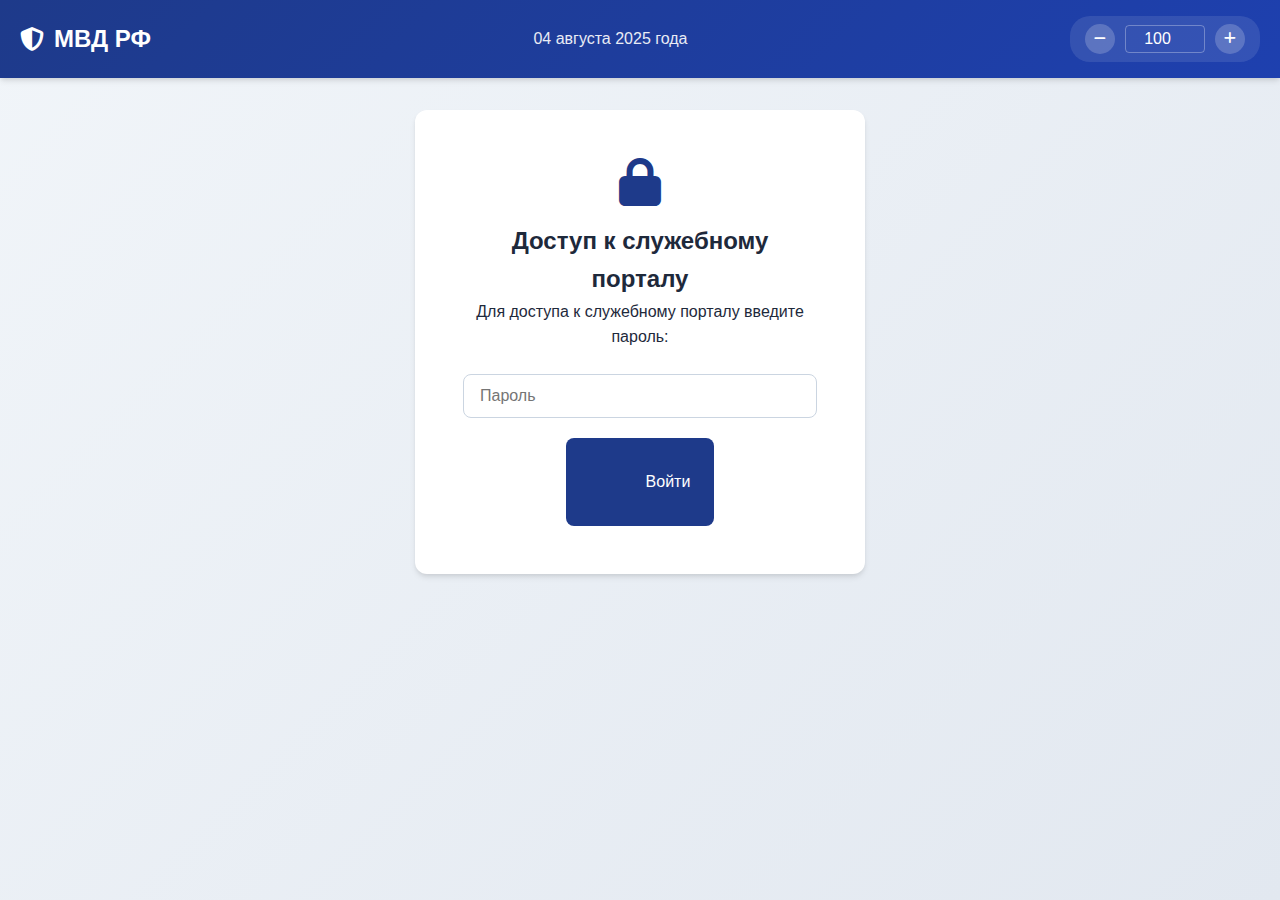
<file: index.html>
<!DOCTYPE html>
<html lang="ru">
<head>
    <meta charset="UTF-8">
    <meta name="viewport" content="width=device-width, initial-scale=1.0">
    <title>Министерство внутренних дел РФ</title>
    <link rel="stylesheet" href="style.css">
    <link rel="stylesheet" href="https://cdnjs.cloudflare.com/ajax/libs/font-awesome/6.4.0/css/all.min.css">
</head>
<body>
    <header>
        <div class="container">
            <div class="header-content">
                <div class="logo">
                    <div class="logo-text">
                        <i class="fas fa-shield-alt"></i> МВД РФ
                    </div>
                </div>
                <div class="current-date">04 августа 2025 года</div>
                <div class="game-day-control">
                    <button id="decrease-day"><i class="fas fa-minus"></i></button>
                    <input type="number" id="current-game-day" value="100" min="0" max="10000">
                    <button id="increase-day"><i class="fas fa-plus"></i></button>
                </div>
            </div>
        </div>
    </header>
    
    <div class="container">
        <div class="password-prompt" id="password-prompt">
            <i class="fas fa-lock"></i>
            <h2>Доступ к служебному порталу</h2>
            <p>Для доступа к служебному порталу введите пароль:</p>
            <div class="form-group password-input">
                <input type="password" id="service-password" placeholder="Пароль">
            </div>
            <button class="btn" id="login-btn"><i class="fas fa-sign-in-alt"></i> Войти</button>
            <div id="password-error" class="alert alert-error hidden">
                <i class="fas fa-exclamation-circle"></i> Неверный пароль!
            </div>
        </div>
        
        <div id="service-content" class="hidden">
            <div class="main-content">
                <div class="sidebar">
                    <div class="nav-item active" data-section="actions">
                        <i class="fas fa-clipboard-list"></i> Реестр действий
                    </div>
                    <div class="nav-item" data-section="licenses">
                        <i class="fas fa-id-card"></i> Водительские удостоверения
                    </div>
                    <div class="nav-item" data-section="accidents">
                        <i class="fas fa-car-crash"></i> Отчеты о ДТП
                    </div>
                    <div class="nav-item" data-section="arrests">
                        <i class="fas fa-handcuffs"></i> Отчеты об арестах
                    </div>
                    <div class="nav-item" data-section="sync">
                        <i class="fas fa-cloud"></i> Синхронизация
                    </div>
                </div>
                
                <div class="content">
                    <!-- Статистика -->
                    <div class="stats">
                        <div class="stat-card">
                            <div class="stat-value" id="total-actions">0</div>
                            <div class="stat-label">Всего действий</div>
                        </div>
                        <div class="stat-card">
                            <div class="stat-value" id="total-licenses">0</div>
                            <div class="stat-label">ВУ в базе</div>
                        </div>
                        <div class="stat-card">
                            <div class="stat-value" id="total-accidents">0</div>
                            <div class="stat-label">Отчетов о ДТП</div>
                        </div>
                        <div class="stat-card">
                            <div class="stat-value" id="total-arrests">0</div>
                            <div class="stat-label">Отчетов об арестах</div>
                        </div>
                    </div>
                    
                    <!-- Реестр действий -->
                    <div class="section active" id="actions-section">
                        <!-- Содержимое раздела действий -->
                    </div>
                    
                    <!-- Водительские удостоверения -->
                    <div class="section hidden" id="licenses-section">
                        <!-- Содержимое раздела ВУ -->
                    </div>
                    
                    <!-- Отчеты о ДТП -->
                    <div class="section hidden" id="accidents-section">
                        <!-- Содержимое раздела ДТП -->
                    </div>
                    
                    <!-- Отчеты об арестах -->
                    <div class="section hidden" id="arrests-section">
                        <!-- Содержимое раздела арестов -->
                    </div>
                    
                    <!-- Синхронизация -->
                    <div class="section hidden" id="sync-section">
                        <div class="card-header">
                            <h2 class="section-title"><i class="fas fa-cloud"></i> Синхронизация данных</h2>
                        </div>
                        
                        <div class="card">
                            <h3 class="section-title"><i class="fas fa-database"></i> Управление данными</h3>
                            <p>Для синхронизации данных между устройствами используйте следующие функции:</p>
                            
                            <div class="form-section">
                                <div class="flex">
                                    <button class="btn" id="export-data-btn">
                                        <i class="fas fa-download"></i> Экспорт данных
                                    </button>
                                    <button class="btn" id="import-data-btn">
                                        <i class="fas fa-upload"></i> Импорт данных
                                    </button>
                                    <input type="file" id="import-file" accept=".json" class="hidden">
                                </div>
                                
                                <div class="form-group">
                                    <label for="data-backup">Резервная копия данных</label>
                                    <textarea id="data-backup" rows="6" placeholder="Здесь будет JSON с данными для резервного копирования"></textarea>
                                </div>
                                
                                <div class="form-actions">
                                    <button class="btn btn-success" id="save-backup-btn">
                                        <i class="fas fa-save"></i> Сохранить резервную копию
                                    </button>
                                    <button class="btn" id="load-backup-btn">
                                        <i class="fas fa-file-import"></i> Загрузить из резервной копии
                                    </button>
                                </div>
                            </div>
                            
                            <div class="form-section">
                                <h3 class="section-title"><i class="fas fa-trash"></i> Очистка данных</h3>
                                <p>Внимание! Эти действия невозможно отменить.</p>
                                <div class="form-actions">
                                    <button class="btn btn-danger" id="clear-all-data-btn">
                                        <i class="fas fa-broom"></i> Очистить все данные
                                    </button>
                                </div>
                            </div>
                        </div>
                    </div>
                </div>
            </div>
        </div>
    </div>

    <script src="config.js"></script>
    <script src="script.js"></script>
</body>
</html>
</file>
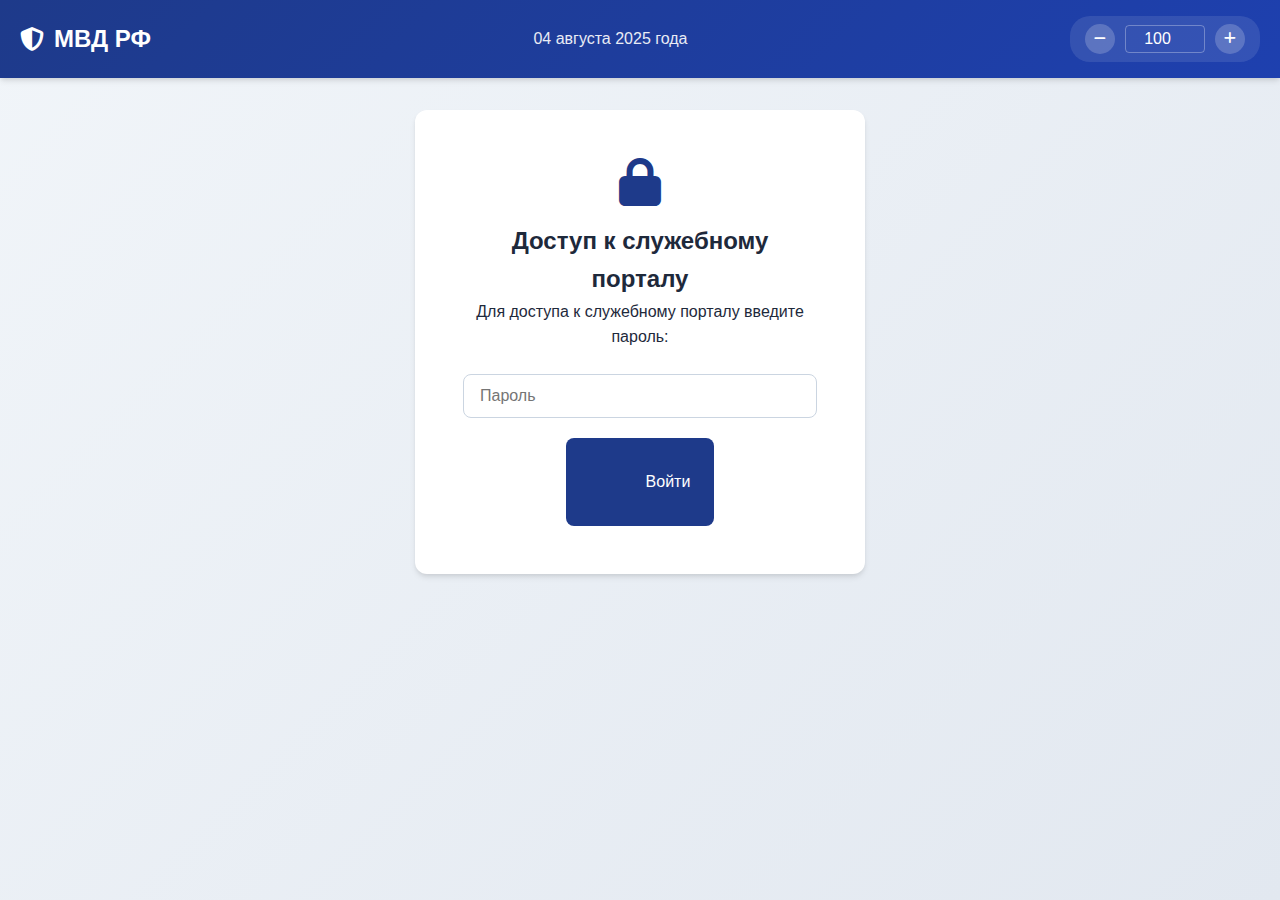
<file: deepseek_html_20251008_877047.html>
<!DOCTYPE html>
<html lang="ru">
<head>
    <meta charset="UTF-8">
    <meta name="viewport" content="width=device-width, initial-scale=1.0">
    <title>Министерство внутренних дел РФ</title>
    <link rel="stylesheet" href="style.css">
    <link rel="stylesheet" href="https://cdnjs.cloudflare.com/ajax/libs/font-awesome/6.4.0/css/all.min.css">
</head>
<body>
    <header>
        <div class="container">
            <div class="header-content">
                <div class="logo">
                    <div class="logo-text">
                        <i class="fas fa-shield-alt"></i> МВД РФ
                    </div>
                </div>
                <div class="current-date">04 августа 2025 года</div>
                <div class="game-day-control">
                    <button id="decrease-day"><i class="fas fa-minus"></i></button>
                    <input type="number" id="current-game-day" value="100" min="0" max="10000">
                    <button id="increase-day"><i class="fas fa-plus"></i></button>
                </div>
            </div>
        </div>
    </header>
    
    <div class="container">
        <div class="password-prompt" id="password-prompt">
            <i class="fas fa-lock"></i>
            <h2>Доступ к служебному порталу</h2>
            <p>Для доступа к служебному порталу введите пароль:</p>
            <div class="form-group password-input">
                <input type="password" id="service-password" placeholder="Пароль">
            </div>
            <button class="btn" id="login-btn"><i class="fas fa-sign-in-alt"></i> Войти</button>
            <div id="password-error" class="alert alert-error hidden">
                <i class="fas fa-exclamation-circle"></i> Неверный пароль!
            </div>
        </div>
        
        <div id="service-content" class="hidden">
            <div class="main-content">
                <div class="sidebar">
                    <div class="nav-item active" data-section="actions">
                        <i class="fas fa-clipboard-list"></i> Реестр действий
                    </div>
                    <div class="nav-item" data-section="licenses">
                        <i class="fas fa-id-card"></i> Водительские удостоверения
                    </div>
                    <div class="nav-item" data-section="accidents">
                        <i class="fas fa-car-crash"></i> Отчеты о ДТП
                    </div>
                    <div class="nav-item" data-section="arrests">
                        <i class="fas fa-handcuffs"></i> Отчеты об арестах
                    </div>
                    <div class="nav-item" data-section="sync">
                        <i class="fas fa-cloud"></i> Синхронизация
                    </div>
                </div>
                
                <div class="content">
                    <!-- Статистика -->
                    <div class="stats">
                        <div class="stat-card">
                            <div class="stat-value" id="total-actions">0</div>
                            <div class="stat-label">Всего действий</div>
                        </div>
                        <div class="stat-card">
                            <div class="stat-value" id="total-licenses">0</div>
                            <div class="stat-label">ВУ в базе</div>
                        </div>
                        <div class="stat-card">
                            <div class="stat-value" id="total-accidents">0</div>
                            <div class="stat-label">Отчетов о ДТП</div>
                        </div>
                        <div class="stat-card">
                            <div class="stat-value" id="total-arrests">0</div>
                            <div class="stat-label">Отчетов об арестах</div>
                        </div>
                    </div>
                    
                    <!-- Реестр действий -->
                    <div class="section active" id="actions-section">
                        <!-- Содержимое раздела действий -->
                    </div>
                    
                    <!-- Водительские удостоверения -->
                    <div class="section hidden" id="licenses-section">
                        <!-- Содержимое раздела ВУ -->
                    </div>
                    
                    <!-- Отчеты о ДТП -->
                    <div class="section hidden" id="accidents-section">
                        <!-- Содержимое раздела ДТП -->
                    </div>
                    
                    <!-- Отчеты об арестах -->
                    <div class="section hidden" id="arrests-section">
                        <!-- Содержимое раздела арестов -->
                    </div>
                    
                    <!-- Синхронизация -->
                    <div class="section hidden" id="sync-section">
                        <div class="card-header">
                            <h2 class="section-title"><i class="fas fa-cloud"></i> Синхронизация данных</h2>
                        </div>
                        
                        <div class="card">
                            <h3 class="section-title"><i class="fas fa-database"></i> Управление данными</h3>
                            <p>Для синхронизации данных между устройствами используйте следующие функции:</p>
                            
                            <div class="form-section">
                                <div class="flex">
                                    <button class="btn" id="export-data-btn">
                                        <i class="fas fa-download"></i> Экспорт данных
                                    </button>
                                    <button class="btn" id="import-data-btn">
                                        <i class="fas fa-upload"></i> Импорт данных
                                    </button>
                                    <input type="file" id="import-file" accept=".json" class="hidden">
                                </div>
                                
                                <div class="form-group">
                                    <label for="data-backup">Резервная копия данных</label>
                                    <textarea id="data-backup" rows="6" placeholder="Здесь будет JSON с данными для резервного копирования"></textarea>
                                </div>
                                
                                <div class="form-actions">
                                    <button class="btn btn-success" id="save-backup-btn">
                                        <i class="fas fa-save"></i> Сохранить резервную копию
                                    </button>
                                    <button class="btn" id="load-backup-btn">
                                        <i class="fas fa-file-import"></i> Загрузить из резервной копии
                                    </button>
                                </div>
                            </div>
                            
                            <div class="form-section">
                                <h3 class="section-title"><i class="fas fa-trash"></i> Очистка данных</h3>
                                <p>Внимание! Эти действия невозможно отменить.</p>
                                <div class="form-actions">
                                    <button class="btn btn-danger" id="clear-all-data-btn">
                                        <i class="fas fa-broom"></i> Очистить все данные
                                    </button>
                                </div>
                            </div>
                        </div>
                    </div>
                </div>
            </div>
        </div>
    </div>

    <script src="config.js"></script>
    <script src="script.js"></script>
</body>
</html>
</file>
<file: style.css>
:root {
    --primary: #1e3a8a;
    --primary-dark: #1e40af;
    --secondary: #3b82f6;
    --accent: #ef4444;
    --light: #f8fafc;
    --dark: #1e293b;
    --success: #10b981;
    --warning: #f59e0b;
    --gray: #64748b;
    --light-gray: #e2e8f0;
    --border: #cbd5e1;
    --shadow: 0 4px 6px -1px rgba(0, 0, 0, 0.1), 0 2px 4px -1px rgba(0, 0, 0, 0.06);
}

* {
    margin: 0;
    padding: 0;
    box-sizing: border-box;
    font-family: 'Segoe UI', Tahoma, Geneva, Verdana, sans-serif;
}

body {
    background: linear-gradient(135deg, #f1f5f9 0%, #e2e8f0 100%);
    color: var(--dark);
    line-height: 1.6;
    min-height: 100vh;
}

.container {
    max-width: 1400px;
    margin: 0 auto;
    padding: 0 20px;
}

header {
    background: linear-gradient(135deg, var(--primary), var(--primary-dark));
    color: white;
    padding: 1rem 0;
    box-shadow: var(--shadow);
    position: sticky;
    top: 0;
    z-index: 100;
}

.header-content {
    display: flex;
    justify-content: space-between;
    align-items: center;
}

.logo {
    display: flex;
    align-items: center;
    gap: 10px;
}

.logo-text {
    font-size: 1.5rem;
    font-weight: bold;
    display: flex;
    align-items: center;
    gap: 10px;
}

.current-date {
    font-size: 1rem;
    opacity: 0.9;
}

.game-day-control {
    display: flex;
    align-items: center;
    gap: 10px;
    background: rgba(255, 255, 255, 0.1);
    padding: 8px 15px;
    border-radius: 20px;
}

.game-day-control input {
    width: 80px;
    background: transparent;
    border: 1px solid rgba(255, 255, 255, 0.3);
    color: white;
    text-align: center;
    border-radius: 4px;
    padding: 4px 8px;
}

.game-day-control button {
    background: rgba(255, 255, 255, 0.2);
    border: none;
    color: white;
    width: 30px;
    height: 30px;
    border-radius: 50%;
    cursor: pointer;
    display: flex;
    align-items: center;
    justify-content: center;
}

.main-content {
    display: flex;
    gap: 20px;
    padding: 20px 0;
}

.sidebar {
    width: 250px;
    background: white;
    border-radius: 12px;
    box-shadow: var(--shadow);
    padding: 20px 0;
    height: fit-content;
    position: sticky;
    top: 100px;
}

.nav-item {
    padding: 12px 20px;
    display: flex;
    align-items: center;
    gap: 10px;
    cursor: pointer;
    transition: all 0.3s;
    border-left: 4px solid transparent;
}

.nav-item:hover {
    background: var(--light);
}

.nav-item.active {
    background: var(--light);
    border-left: 4px solid var(--primary);
    color: var(--primary);
    font-weight: 500;
}

.content {
    flex: 1;
}

.section {
    background-color: white;
    border-radius: 12px;
    box-shadow: var(--shadow);
    padding: 24px;
    margin-bottom: 24px;
    transition: transform 0.3s, box-shadow 0.3s;
}

.section:hover {
    transform: translateY(-2px);
    box-shadow: 0 10px 15px -3px rgba(0, 0, 0, 0.1), 0 4px 6px -2px rgba(0, 0, 0, 0.05);
}

.section-title {
    font-size: 1.5rem;
    font-weight: 600;
    margin-bottom: 1.5rem;
    color: var(--primary);
    display: flex;
    align-items: center;
    gap: 10px;
    padding-bottom: 0.75rem;
    border-bottom: 2px solid var(--light-gray);
}

.section-title i {
    font-size: 1.3rem;
}

.password-prompt {
    display: flex;
    flex-direction: column;
    align-items: center;
    justify-content: center;
    padding: 3rem;
    background-color: white;
    border-radius: 12px;
    box-shadow: var(--shadow);
    max-width: 450px;
    margin: 2rem auto;
    text-align: center;
}

.password-prompt i {
    font-size: 3rem;
    color: var(--primary);
    margin-bottom: 1rem;
}

.password-input {
    margin: 1.5rem 0;
    width: 100%;
}

.hidden {
    display: none !important;
}

.form-group {
    margin-bottom: 1.25rem;
}

label {
    display: block;
    margin-bottom: 0.5rem;
    font-weight: 500;
    color: var(--dark);
}

input, select, textarea {
    width: 100%;
    padding: 0.75rem 1rem;
    border: 1px solid var(--border);
    border-radius: 8px;
    font-size: 1rem;
    transition: all 0.3s;
    background: white;
}

input:focus, select:focus, textarea:focus {
    outline: none;
    border-color: var(--secondary);
    box-shadow: 0 0 0 3px rgba(59, 130, 246, 0.1);
}

.btn {
    display: inline-flex;
    align-items: center;
    gap: 8px;
    padding: 0.75rem 1.5rem;
    background-color: var(--primary);
    color: white;
    border: none;
    border-radius: 8px;
    font-size: 1rem;
    font-weight: 500;
    cursor: pointer;
    transition: all 0.3s;
    text-decoration: none;
}

.btn:hover {
    background-color: var(--primary-dark);
    transform: translateY(-2px);
    box-shadow: 0 4px 6px -1px rgba(0, 0, 0, 0.1), 0 2px 4px -1px rgba(0, 0, 0, 0.06);
}

.btn-danger {
    background-color: var(--accent);
}

.btn-danger:hover {
    background-color: #dc2626;
}

.btn-success {
    background-color: var(--success);
}

.btn-success:hover {
    background-color: #059669;
}

.btn-warning {
    background-color: var(--warning);
}

.btn-warning:hover {
    background-color: #d97706;
}

.btn-outline {
    background: transparent;
    border: 1px solid var(--primary);
    color: var(--primary);
}

.btn-outline:hover {
    background: var(--primary);
    color: white;
}

.table-container {
    overflow-x: auto;
    border-radius: 8px;
    border: 1px solid var(--border);
    box-shadow: 0 1px 3px 0 rgba(0, 0, 0, 0.1), 0 1px 2px 0 rgba(0, 0, 0, 0.06);
}

table {
    width: 100%;
    border-collapse: collapse;
}

th, td {
    padding: 0.75rem 1rem;
    text-align: left;
    border-bottom: 1px solid var(--light-gray);
}

th {
    background-color: var(--light);
    font-weight: 600;
    color: var(--dark);
    position: sticky;
    top: 0;
}

tr:hover {
    background-color: var(--light);
}

.search-box {
    margin-bottom: 1rem;
    position: relative;
}

.search-box i {
    position: absolute;
    left: 12px;
    top: 50%;
    transform: translateY(-50%);
    color: var(--gray);
}

.search-box input {
    padding-left: 40px;
}

.accordion {
    margin-bottom: 1rem;
}

.accordion-header {
    background-color: var(--light);
    padding: 0.75rem 1rem;
    cursor: pointer;
    border: 1px solid var(--border);
    border-radius: 8px;
    display: flex;
    justify-content: space-between;
    align-items: center;
    transition: all 0.3s;
}

.accordion-header:hover {
    background-color: #f1f5f9;
}

.accordion-content {
    padding: 1rem;
    border: 1px solid var(--border);
    border-top: none;
    border-radius: 0 0 8px 8px;
    max-height: 300px;
    overflow-y: auto;
}

.codex-section {
    margin-bottom: 1.5rem;
}

.codex-section h4 {
    margin-bottom: 0.5rem;
    color: var(--primary);
    font-size: 1.1rem;
}

.codex-item {
    padding: 0.75rem;
    cursor: pointer;
    border-bottom: 1px solid var(--light-gray);
    transition: background-color 0.2s;
    border-radius: 4px;
    margin-bottom: 2px;
}

.codex-item:hover {
    background-color: var(--light);
}

.alert {
    padding: 1rem 1.25rem;
    border-radius: 8px;
    margin-bottom: 1.5rem;
    display: flex;
    align-items: center;
    gap: 12px;
}

.alert-success {
    background-color: #d1fae5;
    color: #065f46;
    border: 1px solid #a7f3d0;
}

.alert-error {
    background-color: #fee2e2;
    color: #991b1b;
    border: 1px solid #fecaca;
}

.flex {
    display: flex;
    gap: 1rem;
}

.flex-1 {
    flex: 1;
}

.categories {
    display: flex;
    flex-wrap: wrap;
    gap: 0.5rem;
    margin-top: 0.5rem;
}

.category {
    background-color: #e0f2fe;
    color: #0369a1;
    padding: 0.25rem 0.5rem;
    border-radius: 4px;
    font-size: 0.875rem;
    font-weight: 500;
}

.status-badge {
    padding: 0.35rem 0.75rem;
    border-radius: 20px;
    font-size: 0.875rem;
    font-weight: 500;
}

.status-active {
    background-color: #d1fae5;
    color: #065f46;
}

.status-inactive {
    background-color: #fee2e2;
    color: #991b1b;
}

.action-buttons {
    display: flex;
    gap: 0.5rem;
}

.action-buttons .btn {
    padding: 0.5rem 0.75rem;
    font-size: 0.875rem;
}

.form-actions {
    display: flex;
    gap: 1rem;
    margin-top: 1.5rem;
}

.form-section {
    margin-bottom: 1.5rem;
    padding-bottom: 1.5rem;
    border-bottom: 1px solid var(--light-gray);
}

.form-section:last-child {
    border-bottom: none;
}

.card {
    background-color: white;
    border-radius: 12px;
    box-shadow: var(--shadow);
    padding: 1.5rem;
    margin-bottom: 1.5rem;
}

.card-header {
    display: flex;
    justify-content: space-between;
    align-items: center;
    margin-bottom: 1.5rem;
}

.card-title {
    font-size: 1.25rem;
    font-weight: 600;
    color: var(--primary);
}

.stats {
    display: grid;
    grid-template-columns: repeat(auto-fit, minmax(200px, 1fr));
    gap: 1.5rem;
    margin-bottom: 1.5rem;
}

.stat-card {
    background: linear-gradient(135deg, white 0%, #f8fafc 100%);
    border-radius: 12px;
    box-shadow: var(--shadow);
    padding: 1.5rem;
    text-align: center;
    transition: transform 0.3s;
}

.stat-card:hover {
    transform: translateY(-5px);
}

.stat-value {
    font-size: 2.5rem;
    font-weight: 700;
    color: var(--primary);
    margin-bottom: 0.5rem;
}

.stat-label {
    color: var(--gray);
    font-size: 0.875rem;
    font-weight: 500;
}

.empty-state {
    text-align: center;
    padding: 3rem 2rem;
    color: var(--gray);
}

.empty-state i {
    font-size: 4rem;
    margin-bottom: 1rem;
    color: var(--light-gray);
}

.empty-state h3 {
    margin-bottom: 0.5rem;
    color: var(--dark);
}

.tabs {
    display: flex;
    background-color: white;
    border-radius: 8px;
    padding: 0.5rem;
    margin-bottom: 1.5rem;
    box-shadow: 0 1px 3px 0 rgba(0, 0, 0, 0.1), 0 1px 2px 0 rgba(0, 0, 0, 0.06);
}

.tab {
    padding: 0.75rem 1.5rem;
    cursor: pointer;
    font-weight: 500;
    transition: all 0.3s;
    border-radius: 6px;
    text-align: center;
    flex: 1;
}

.tab.active {
    background-color: var(--primary);
    color: white;
}

.tab:hover:not(.active) {
    background-color: var(--light);
}

.tab-content {
    display: none;
}

.tab-content.active {
    display: block;
}

@media (max-width: 1024px) {
    .main-content {
        flex-direction: column;
    }
    
    .sidebar {
        width: 100%;
        position: static;
    }
}

@media (max-width: 768px) {
    .flex {
        flex-direction: column;
    }
    
    .action-buttons {
        flex-direction: column;
    }
    
    .tabs {
        flex-direction: column;
    }
    
    .form-actions {
        flex-direction: column;
    }
    
    .stats {
        grid-template-columns: 1fr;
    }
}
</file>
